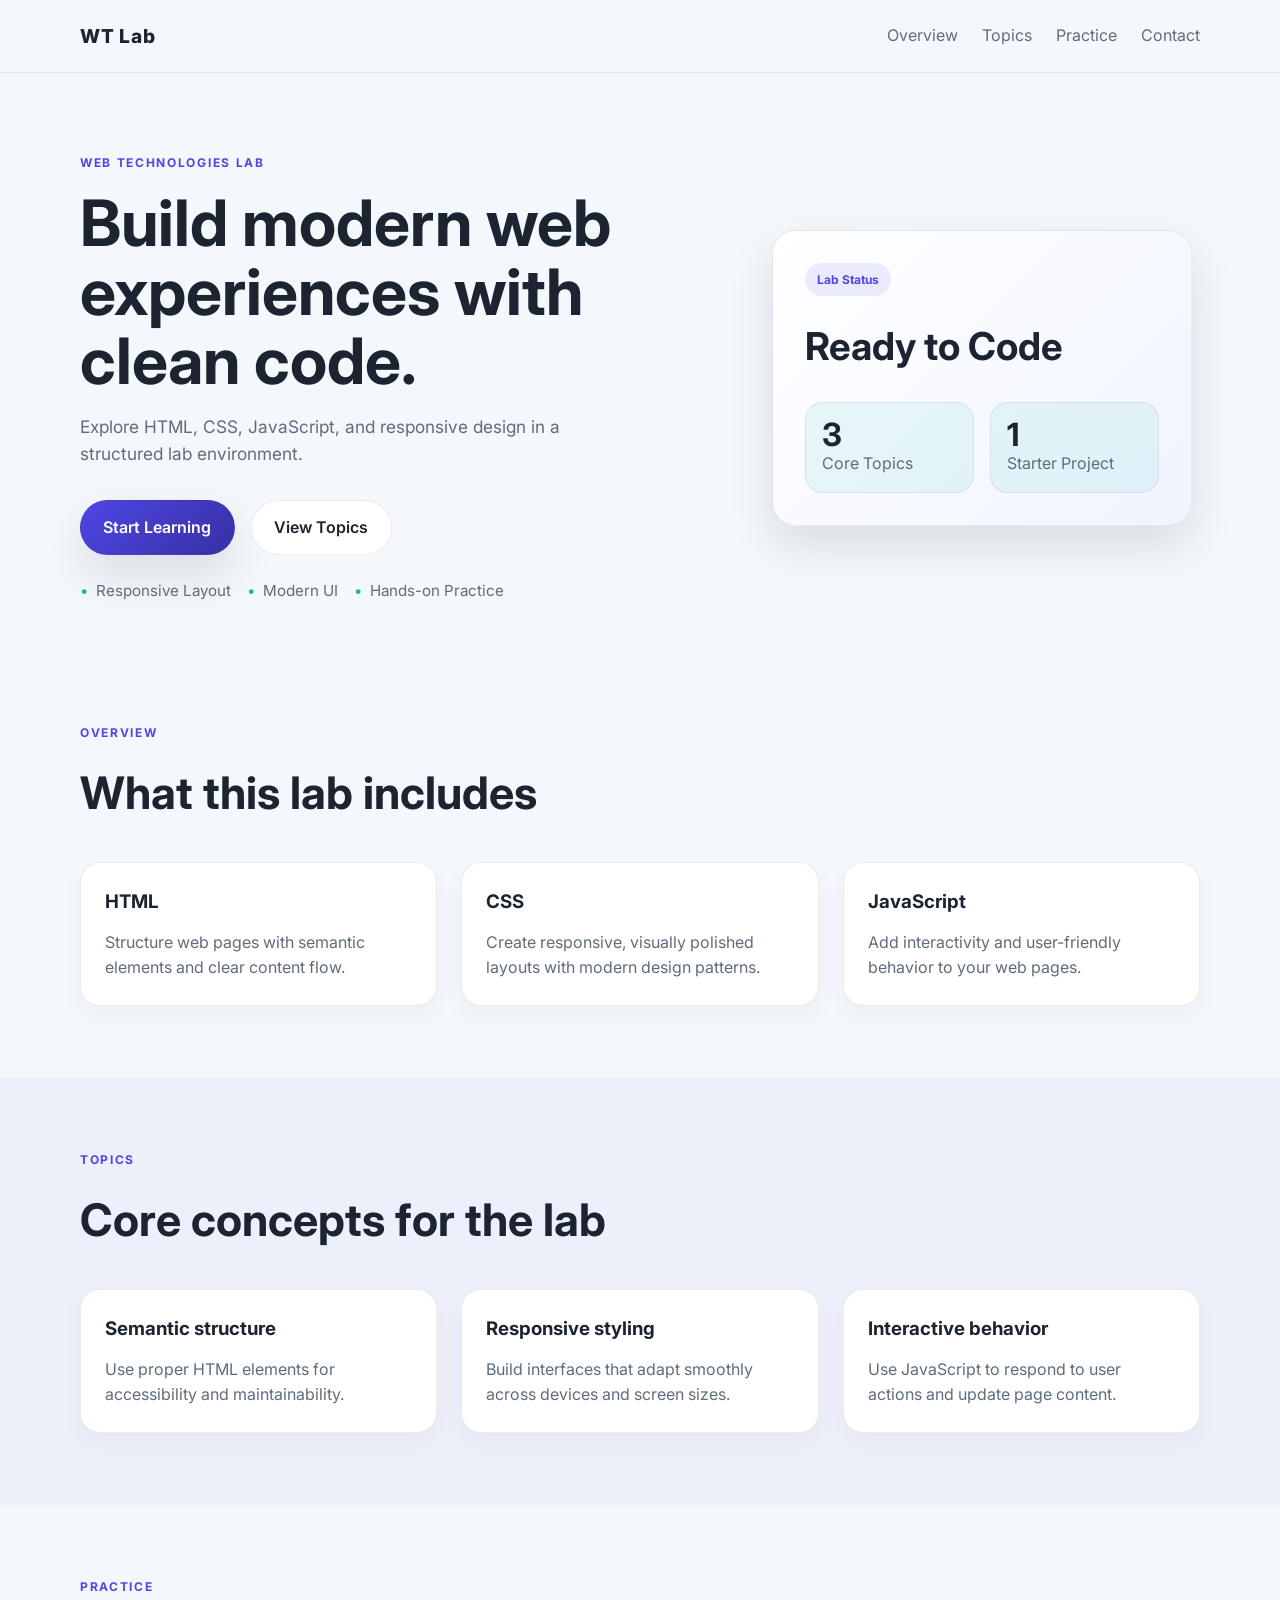
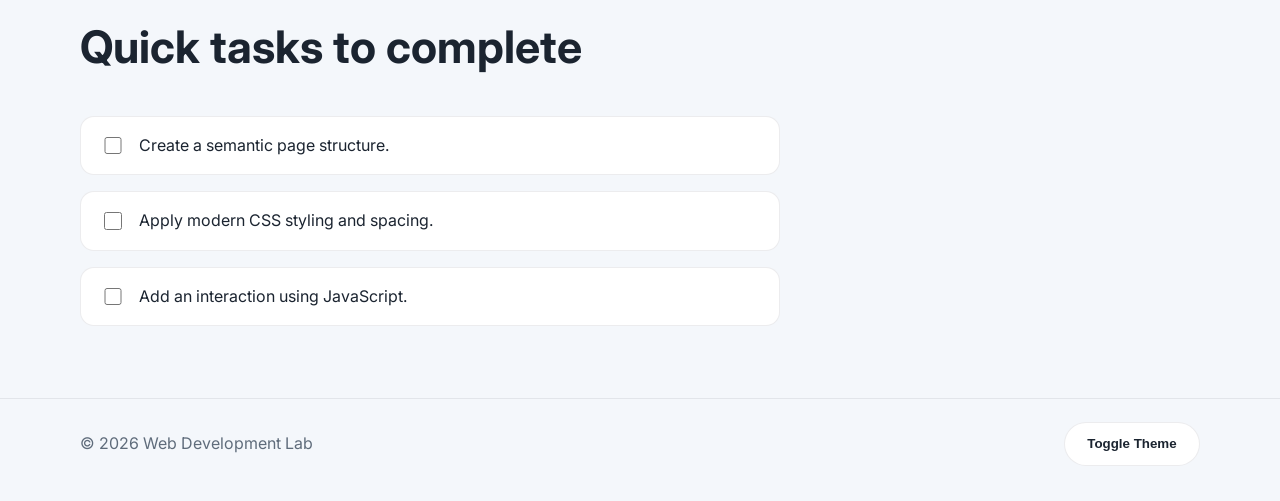
<file: index.html>
<!DOCTYPE html>
<html lang="en">
  <head>
    <meta charset="UTF-8" />
    <meta name="viewport" content="width=device-width, initial-scale=1.0" />
    <title>Web Development Lab</title>
    <meta
      name="description"
      content="A clean starter project for a Web Development Lab with modern layout and responsive design."
    />
    <link rel="preconnect" href="https://fonts.googleapis.com" />
    <link rel="preconnect" href="https://fonts.gstatic.com" crossorigin />
    <link
      href="https://fonts.googleapis.com/css2?family=Inter:wght@400;500;600;700;800&display=swap"
      rel="stylesheet"
    />
    <link rel="stylesheet" href="style.css" />
  </head>
  <body>
    <header class="site-header">
      <nav class="nav container">
        <div class="brand">WT Lab</div>
        <div class="nav-links" aria-label="Main navigation">
          <a href="#overview">Overview</a>
          <a href="#topics">Topics</a>
          <a href="#practice">Practice</a>
          <a href="#contact">Contact</a>
        </div>
        <button class="nav-toggle" aria-label="Toggle navigation">☰</button>
      </nav>
    </header>

    <main>
      <section class="hero">
        <div class="container hero-inner">
          <div class="hero-copy">
            <p class="eyebrow">Web Technologies Lab</p>
            <h1>Build modern web experiences with clean code.</h1>
            <p class="subtitle">
              Explore HTML, CSS, JavaScript, and responsive design in a structured lab environment.
            </p>
            <div class="hero-actions">
              <a class="btn btn-primary" href="#overview">Start Learning</a>
              <a class="btn btn-secondary" href="#topics">View Topics</a>
            </div>
            <ul class="hero-meta">
              <li>Responsive Layout</li>
              <li>Modern UI</li>
              <li>Hands-on Practice</li>
            </ul>
          </div>
          <div class="hero-card">
            <div class="card-panel">
              <span class="chip">Lab Status</span>
              <h2>Ready to Code</h2>
              <div class="metric-grid">
                <div>
                  <strong>3</strong>
                  <span>Core Topics</span>
                </div>
                <div>
                  <strong>1</strong>
                  <span>Starter Project</span>
                </div>
              </div>
            </div>
          </div>
        </div>
      </section>

      <section id="overview" class="section container">
        <div class="section-heading">
          <p class="eyebrow">Overview</p>
          <h2>What this lab includes</h2>
        </div>
        <div class="feature-grid">
          <article class="feature-card">
            <h3>HTML</h3>
            <p>Structure web pages with semantic elements and clear content flow.</p>
          </article>
          <article class="feature-card">
            <h3>CSS</h3>
            <p>Create responsive, visually polished layouts with modern design patterns.</p>
          </article>
          <article class="feature-card">
            <h3>JavaScript</h3>
            <p>Add interactivity and user-friendly behavior to your web pages.</p>
          </article>
        </div>
      </section>

      <section id="topics" class="section alt-section">
        <div class="container">
          <div class="section-heading">
            <p class="eyebrow">Topics</p>
            <h2>Core concepts for the lab</h2>
          </div>
          <div class="topics-grid">
            <div class="topic-box">
              <h3>Semantic structure</h3>
              <p>Use proper HTML elements for accessibility and maintainability.</p>
            </div>
            <div class="topic-box">
              <h3>Responsive styling</h3>
              <p>Build interfaces that adapt smoothly across devices and screen sizes.</p>
            </div>
            <div class="topic-box">
              <h3>Interactive behavior</h3>
              <p>Use JavaScript to respond to user actions and update page content.</p>
            </div>
          </div>
        </div>
      </section>

      <section id="practice" class="section container">
        <div class="section-heading">
          <p class="eyebrow">Practice</p>
          <h2>Quick tasks to complete</h2>
        </div>
        <div class="task-list" aria-live="polite">
          <div class="task-item">
            <input type="checkbox" id="task-1" />
            <label for="task-1">Create a semantic page structure.</label>
          </div>
          <div class="task-item">
            <input type="checkbox" id="task-2" />
            <label for="task-2">Apply modern CSS styling and spacing.</label>
          </div>
          <div class="task-item">
            <input type="checkbox" id="task-3" />
            <label for="task-3">Add an interaction using JavaScript.</label>
          </div>
        </div>
      </section>
    </main>

    <footer id="contact" class="site-footer">
      <div class="container footer-inner">
        <p>© 2026 Web Development Lab</p>
        <button id="theme-toggle" class="btn btn-secondary">Toggle Theme</button>
      </div>
    </footer>

    <script src="script.js"></script>
  </body>
</html>
</file>
<file: style.css>
:root {
  --bg: #f4f7fb;
  --panel: #ffffff;
  --panel-alt: #eff4ff;
  --text: #1b2430;
  --muted: #5f6c7b;
  --primary: #4f46e5;
  --primary-dark: #3730a3;
  --accent: #14b8a6;
  --border: rgba(17, 24, 39, 0.08);
  --shadow: 0 20px 45px rgba(31, 41, 55, 0.12);
}

body.dark {
  --bg: #0f172a;
  --panel: #111827;
  --panel-alt: #0b1220;
  --text: #e5eefb;
  --muted: #abc0d8;
  --primary: #818cf8;
  --primary-dark: #a5b4fc;
  --accent: #2dd4bf;
  --border: rgba(148, 163, 184, 0.15);
  --shadow: 0 20px 45px rgba(2, 6, 23, 0.45);
}

* {
  box-sizing: border-box;
}

html {
  scroll-behavior: smooth;
}

body {
  margin: 0;
  font-family: "Inter", sans-serif;
  background: var(--bg);
  color: var(--text);
  line-height: 1.6;
  transition: background 0.25s ease, color 0.25s ease;
}

a {
  color: inherit;
  text-decoration: none;
}

img {
  max-width: 100%;
  display: block;
}

.container {
  width: min(1120px, calc(100% - 2rem));
  margin: 0 auto;
}

.site-header {
  position: sticky;
  top: 0;
  z-index: 10;
  background: rgba(244, 247, 251, 0.75);
  backdrop-filter: blur(10px);
  border-bottom: 1px solid var(--border);
}

body.dark .site-header {
  background: rgba(15, 23, 42, 0.75);
}

.nav {
  display: flex;
  align-items: center;
  justify-content: space-between;
  min-height: 72px;
}

.brand {
  font-size: 1.2rem;
  font-weight: 800;
  letter-spacing: 0.04em;
}

.nav-links {
  display: flex;
  gap: 1.5rem;
  align-items: center;
  color: var(--muted);
}

.nav-links a:hover {
  color: var(--primary);
}

.nav-toggle {
  display: none;
  border: 1px solid var(--border);
  background: var(--panel);
  color: var(--text);
  border-radius: 8px;
  padding: 0.4rem 0.7rem;
  font-size: 1.1rem;
}

.hero {
  padding: 5rem 0 3rem;
}

.hero-inner {
  display: grid;
  grid-template-columns: 1.2fr 0.8fr;
  align-items: center;
  gap: 2rem;
}

.eyebrow {
  margin: 0 0 1rem;
  text-transform: uppercase;
  letter-spacing: 0.14em;
  font-size: 0.75rem;
  color: var(--primary);
  font-weight: 700;
}

.hero-copy h1 {
  font-size: clamp(2.5rem, 5vw, 4.2rem);
  line-height: 1.08;
  margin: 0 0 1rem;
}

.subtitle {
  font-size: 1.08rem;
  color: var(--muted);
  max-width: 560px;
}

.hero-actions {
  display: flex;
  flex-wrap: wrap;
  gap: 1rem;
  margin: 2rem 0 1.5rem;
}

.btn {
  display: inline-flex;
  align-items: center;
  justify-content: center;
  border-radius: 999px;
  border: 1px solid transparent;
  padding: 0.85rem 1.4rem;
  font-weight: 600;
  cursor: pointer;
  transition: transform 0.2s ease, box-shadow 0.2s ease;
}

.btn:hover {
  transform: translateY(-1px);
}

.btn-primary {
  background: linear-gradient(135deg, var(--primary), var(--primary-dark));
  color: white;
  box-shadow: var(--shadow);
}

.btn-secondary {
  background: var(--panel);
  color: var(--text);
  border-color: var(--border);
}

.hero-meta {
  list-style: none;
  display: flex;
  flex-wrap: wrap;
  gap: 1rem;
  padding: 0;
  margin: 0;
  color: var(--muted);
  font-size: 0.95rem;
}

.hero-meta li::before {
  content: "•";
  color: var(--accent);
  margin-right: 0.5rem;
}

.hero-card {
  display: flex;
  justify-content: center;
}

.card-panel {
  width: min(100%, 420px);
  background: linear-gradient(135deg, var(--panel), var(--panel-alt));
  border: 1px solid var(--border);
  border-radius: 24px;
  box-shadow: var(--shadow);
  padding: 2rem;
}

.chip {
  display: inline-block;
  background: rgba(79, 70, 229, 0.1);
  color: var(--primary);
  font-size: 0.75rem;
  font-weight: 700;
  border-radius: 999px;
  padding: 0.45rem 0.75rem;
}

.card-panel h2 {
  margin: 1.25rem 0 1.5rem;
  font-size: clamp(1.8rem, 3vw, 2.5rem);
}

.metric-grid {
  display: grid;
  grid-template-columns: repeat(2, minmax(0, 1fr));
  gap: 1rem;
}

.metric-grid div {
  background: rgba(20, 184, 166, 0.08);
  border: 1px solid var(--border);
  border-radius: 18px;
  padding: 1rem;
}

.metric-grid strong {
  display: block;
  font-size: 2rem;
  line-height: 1;
}

.metric-grid span {
  color: var(--muted);
}

.section {
  padding: 4.5rem 0;
}

.alt-section {
  background: rgba(79, 70, 229, 0.04);
}

.section-heading {
  margin-bottom: 2rem;
}

.section-heading h2 {
  margin: 0;
  font-size: clamp(2rem, 4vw, 2.8rem);
}

.feature-grid,
.topics-grid {
  display: grid;
  grid-template-columns: repeat(3, minmax(0, 1fr));
  gap: 1.5rem;
}

.feature-card,
.topic-box {
  background: var(--panel);
  border: 1px solid var(--border);
  border-radius: 20px;
  padding: 1.5rem;
  box-shadow: 0 10px 25px rgba(15, 23, 42, 0.04);
}

.feature-card h3,
.topic-box h3 {
  margin-top: 0;
  margin-bottom: 0.8rem;
}

.feature-card p,
.topic-box p {
  margin: 0;
  color: var(--muted);
}

.task-list {
  display: grid;
  gap: 1rem;
  max-width: 700px;
}

.task-item {
  display: flex;
  align-items: center;
  gap: 0.9rem;
  background: var(--panel);
  border: 1px solid var(--border);
  border-radius: 14px;
  padding: 1rem 1.2rem;
}

.task-item input {
  width: 1.1rem;
  height: 1.1rem;
  accent-color: var(--primary);
}

.site-footer {
  border-top: 1px solid var(--border);
  padding: 1.4rem 0 2.2rem;
}

.footer-inner {
  display: flex;
  justify-content: space-between;
  align-items: center;
  gap: 1rem;
}

.footer-inner p {
  margin: 0;
  color: var(--muted);
}

@media (max-width: 760px) {
  .nav-links {
    display: none;
    position: absolute;
    top: 72px;
    left: 1rem;
    right: 1rem;
    background: var(--panel);
    border: 1px solid var(--border);
    border-radius: 14px;
    padding: 1rem;
    flex-direction: column;
    align-items: flex-start;
    box-shadow: var(--shadow);
  }

  .nav-links.open {
    display: flex;
  }

  .nav-toggle {
    display: block;
  }

  .hero-inner,
  .feature-grid,
  .topics-grid {
    grid-template-columns: 1fr;
  }

  .footer-inner {
    flex-direction: column;
    text-align: center;
  }
}
</file>
